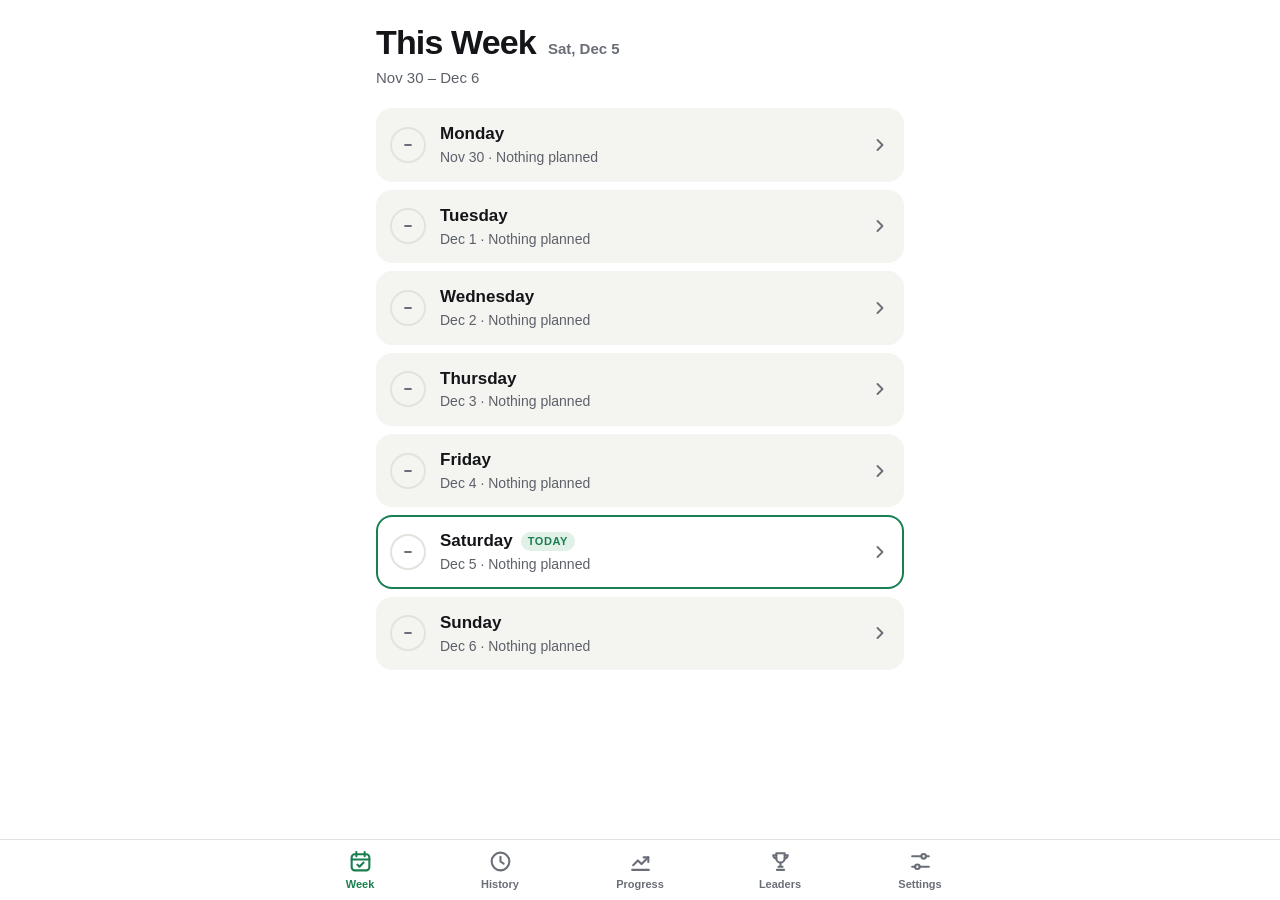
<file: index.html>
<!DOCTYPE html>
<html lang="en">
<head>
<meta charset="UTF-8">
<meta name="viewport" content="width=device-width, initial-scale=1, viewport-fit=cover">
<meta name="color-scheme" content="light dark">
<meta name="theme-color" content="#FFFFFF">
<script>
  // Apply the saved theme before anything is drawn, so the screen never flashes the wrong colors.
  try{
    var t = JSON.parse(localStorage.getItem('wt_settings') || '{}').theme;
    if(t === 'dark' || t === 'light') document.documentElement.dataset.theme = t;
  }catch(e){}
</script>
<meta name="apple-mobile-web-app-capable" content="yes">
<meta name="mobile-web-app-capable" content="yes">
<meta name="apple-mobile-web-app-status-bar-style" content="default">
<meta name="apple-mobile-web-app-title" content="Workouts">
<link rel="apple-touch-icon" href="logo-180.png">
<link rel="icon" type="image/png" sizes="32x32" href="logo-32.png">
<link rel="manifest" href="manifest.json">
<link rel="stylesheet" href="app.css">
<title>Workout Tracker</title>
</head>
<body>

<main id="app">

  <!-- Week -->
  <section class="screen active" id="screen-week">
    <header class="page-head">
      <div class="head-inline">
        <h1 class="large-title">This Week</h1>
        <span class="head-date" id="week-date"></span>
      </div>
      <p class="page-sub" id="week-range"></p>
    </header>
    <div class="day-list" id="week-days"></div>
  </section>

  <!-- Day -->
  <section class="screen" id="screen-day">
    <header class="page-head">
      <p class="eyebrow" id="day-eyebrow"></p>
      <h1 class="large-title" id="day-title"></h1>
      <button class="name-chip" id="day-name-btn" onclick="editDayName()"></button>
    </header>
    <label class="toggle-card">
      <span class="toggle-text">
        <span class="toggle-title">Rest day</span>
      </span>
      <span class="switch switch-rest">
        <input type="checkbox" id="rest-toggle" onchange="toggleRest()">
        <span class="track"></span>
      </span>
    </label>
    <div id="exercise-list"></div>
    <div class="add-row" id="add-row">
      <button class="add-tile" onclick="openAddExercise()">
        <svg viewBox="0 0 24 24" fill="none" stroke="currentColor" stroke-width="2.2" stroke-linecap="round" aria-hidden="true"><path d="M12 5v14M5 12h14"/></svg>
        Add exercise
      </button>
      <button class="add-tile" id="copy-btn" onclick="openCopyWorkout()">
        <svg viewBox="0 0 24 24" fill="none" stroke="currentColor" stroke-width="2" stroke-linecap="round" stroke-linejoin="round" aria-hidden="true"><rect x="8" y="8" width="12" height="12" rx="2.5"/><path d="M16 8V6a2 2 0 0 0-2-2H6a2 2 0 0 0-2 2v8a2 2 0 0 0 2 2h2"/></svg>
        Reuse a workout
      </button>
    </div>
  </section>

  <!-- Add / edit exercise -->
  <section class="screen" id="screen-edit">
    <div class="nav-bar">
      <button class="nav-back" onclick="closeEdit()">
        <svg viewBox="0 0 24 24" fill="none" stroke="currentColor" stroke-width="2.4" stroke-linecap="round" stroke-linejoin="round" aria-hidden="true"><path d="M15 6l-6 6 6 6"/></svg>
        Cancel
      </button>
    </div>
    <header class="page-head">
      <p class="eyebrow" id="edit-eyebrow"></p>
      <h1 class="large-title" id="edit-title">New exercise</h1>
    </header>

    <div class="form-card">
      <label class="field">
        <span class="field-label">Name</span>
        <input class="field-in" id="edit-name" placeholder="e.g. Bench press" autocomplete="off" autocapitalize="words"
               enterkeyhint="done" role="combobox" aria-autocomplete="list" aria-controls="name-suggest" aria-expanded="false">
      </label>
      <div class="suggest" id="name-suggest" role="listbox" aria-label="Suggested exercises" hidden></div>
    </div>

    <div class="form-card">
      <div class="step-row">
        <span class="step-text"><span class="step-label">Sets</span></span>
        <div class="stepper">
          <button onclick="step('edit-sets',-1)" aria-label="Fewer sets"><svg viewBox="0 0 24 24" fill="none" stroke="currentColor" stroke-width="2.4" stroke-linecap="round" aria-hidden="true"><path d="M6 12h12"/></svg></button>
          <input id="edit-sets" inputmode="numeric" pattern="[0-9]*" data-min="1" data-max="20" data-step="1" aria-label="Sets">
          <button onclick="step('edit-sets',1)" aria-label="More sets"><svg viewBox="0 0 24 24" fill="none" stroke="currentColor" stroke-width="2.4" stroke-linecap="round" aria-hidden="true"><path d="M12 6v12M6 12h12"/></svg></button>
        </div>
      </div>
      <div class="step-row">
        <span class="step-text"><span class="step-label">Reps</span></span>
        <div class="stepper">
          <button onclick="step('edit-reps',-1)" aria-label="Fewer reps"><svg viewBox="0 0 24 24" fill="none" stroke="currentColor" stroke-width="2.4" stroke-linecap="round" aria-hidden="true"><path d="M6 12h12"/></svg></button>
          <input id="edit-reps" inputmode="numeric" pattern="[0-9]*" data-min="0" data-max="999" data-step="1" aria-label="Reps">
          <button onclick="step('edit-reps',1)" aria-label="More reps"><svg viewBox="0 0 24 24" fill="none" stroke="currentColor" stroke-width="2.4" stroke-linecap="round" aria-hidden="true"><path d="M12 6v12M6 12h12"/></svg></button>
        </div>
      </div>
      <div class="step-row">
        <span class="step-text">
          <span class="step-label">Weight (lb)</span>
          <span class="step-hint">Optional. Fills in every set</span>
        </span>
        <div class="stepper">
          <button onclick="step('edit-weight',-1)" aria-label="Less weight"><svg viewBox="0 0 24 24" fill="none" stroke="currentColor" stroke-width="2.4" stroke-linecap="round" aria-hidden="true"><path d="M6 12h12"/></svg></button>
          <input id="edit-weight" inputmode="decimal" placeholder="0" data-min="0" data-max="2000" data-step="5" data-decimal="1" aria-label="Weight in pounds">
          <button onclick="step('edit-weight',1)" aria-label="More weight"><svg viewBox="0 0 24 24" fill="none" stroke="currentColor" stroke-width="2.4" stroke-linecap="round" aria-hidden="true"><path d="M12 6v12M6 12h12"/></svg></button>
        </div>
      </div>
      <div class="step-row">
        <span class="step-text">
          <span class="step-label">Hold time (sec)</span>
          <span class="step-hint">For planks and holds. 0 = off</span>
        </span>
        <div class="stepper">
          <button onclick="step('edit-time',-1)" aria-label="Less time"><svg viewBox="0 0 24 24" fill="none" stroke="currentColor" stroke-width="2.4" stroke-linecap="round" aria-hidden="true"><path d="M6 12h12"/></svg></button>
          <input id="edit-time" inputmode="numeric" pattern="[0-9]*" data-min="0" data-max="3600" data-step="5" aria-label="Hold time in seconds">
          <button onclick="step('edit-time',1)" aria-label="More time"><svg viewBox="0 0 24 24" fill="none" stroke="currentColor" stroke-width="2.4" stroke-linecap="round" aria-hidden="true"><path d="M12 6v12M6 12h12"/></svg></button>
        </div>
      </div>
      <div class="step-row">
        <span class="step-text">
          <span class="step-label">Rest between sets</span>
          <span class="step-hint">Seconds. Starts after each set</span>
        </span>
        <div class="stepper">
          <button onclick="step('edit-rest',-1)" aria-label="Less rest"><svg viewBox="0 0 24 24" fill="none" stroke="currentColor" stroke-width="2.4" stroke-linecap="round" aria-hidden="true"><path d="M6 12h12"/></svg></button>
          <input id="edit-rest" inputmode="numeric" pattern="[0-9]*" data-min="0" data-max="900" data-step="15" aria-label="Rest in seconds">
          <button onclick="step('edit-rest',1)" aria-label="More rest"><svg viewBox="0 0 24 24" fill="none" stroke="currentColor" stroke-width="2.4" stroke-linecap="round" aria-hidden="true"><path d="M12 6v12M6 12h12"/></svg></button>
        </div>
      </div>
    </div>

    <div class="form-card" id="edit-videos"></div>

    <button class="btn btn-ghost-danger" id="edit-delete" onclick="deleteExercise()">Delete exercise</button>
  </section>

  <!-- History -->
  <section class="screen" id="screen-history">
    <header class="page-head">
      <h1 class="large-title">History</h1>
    </header>
    <div class="stats" id="hist-stats"></div>
    <div class="cal-card">
      <div class="cal-head">
        <span class="cal-title" id="cal-title"></span>
        <div class="cal-nav">
          <button id="cal-prev" onclick="shiftMonth(-1)" aria-label="Previous month"><svg viewBox="0 0 24 24" fill="none" stroke="currentColor" stroke-width="2.4" stroke-linecap="round" stroke-linejoin="round" aria-hidden="true"><path d="M15 6l-6 6 6 6"/></svg></button>
          <button id="cal-next" onclick="shiftMonth(1)" aria-label="Next month"><svg viewBox="0 0 24 24" fill="none" stroke="currentColor" stroke-width="2.4" stroke-linecap="round" stroke-linejoin="round" aria-hidden="true"><path d="M9 6l6 6-6 6"/></svg></button>
        </div>
      </div>
      <div id="cal-body"></div>
      <div class="legend">
        <span><i class="lg-done"></i>Done</span>
        <span><i class="lg-partial"></i>Partly done</span>
        <span><i class="lg-missed"></i>Missed</span>
        <span><i class="lg-rest"></i>Rest</span>
      </div>
    </div>
    <div id="hist-detail"></div>
  </section>

  <!-- Progress -->
  <section class="screen" id="screen-progress">
    <header class="page-head">
      <h1 class="large-title">Progress</h1>
    </header>
    <div id="prog-list"></div>
  </section>

  <section class="screen" id="screen-progress-detail">
    <div class="nav-bar">
      <button class="nav-back" onclick="goProgress()">
        <svg viewBox="0 0 24 24" fill="none" stroke="currentColor" stroke-width="2.4" stroke-linecap="round" stroke-linejoin="round" aria-hidden="true"><path d="M15 6l-6 6 6 6"/></svg>
        Progress
      </button>
    </div>
    <header class="page-head">
      <h1 class="large-title" id="pd-title"></h1>
      <p class="page-sub" id="pd-sub"></p>
    </header>
    <div class="seg" id="pd-seg"></div>
    <div class="chart-card">
      <p class="chart-title" id="pd-chart-title"></p>
      <div class="chart" id="pd-chart"></div>
    </div>
    <p class="section-label">Personal records</p>
    <div class="pr-grid" id="pd-prs"></div>
    <p class="section-label">Sessions</p>
    <div id="pd-sessions"></div>
  </section>

  <!-- Leaderboard -->
  <section class="screen" id="screen-leaders">
    <header class="page-head">
      <p class="eyebrow" id="lb-about"></p>
      <h1 class="large-title">Leaderboard</h1>
    </header>
    <div class="join-card" id="lb-join" hidden>
      <p class="join-title">Join the leaderboard</p>
      <p class="join-text">Pick a nickname. Others only see it and your totals, never your workouts.</p>
      <button class="btn" onclick="joinLeaderboard()">Join with a nickname</button>
    </div>
    <div class="seg" id="lb-seg"></div>
    <div id="lb-list"></div>
    <p class="lb-gap" id="lb-gap"></p>
  </section>

  <!-- Settings -->
  <section class="screen" id="screen-settings">
    <header class="page-head">
      <h1 class="large-title">Settings</h1>
    </header>

    <p class="section-label">Appearance</p>
    <div class="list-card">
      <label class="list-row">
        <span class="list-icon"><svg viewBox="0 0 24 24" fill="none" stroke="currentColor" stroke-width="2" stroke-linecap="round" stroke-linejoin="round" aria-hidden="true"><path d="M19.5 14.5A7.5 7.5 0 0 1 9.5 4.5a7.5 7.5 0 1 0 10 10z"/></svg></span>
        <span class="list-text">
          <span class="list-title">Dark mode</span>
        </span>
        <span class="switch">
          <input type="checkbox" id="dark-toggle" onchange="setTheme(this.checked ? 'dark' : 'light')">
          <span class="track"></span>
        </span>
      </label>
    </div>

    <p class="section-label">Rest alerts</p>
    <div class="list-card">
      <label class="list-row" id="push-row">
        <span class="list-icon"><svg viewBox="0 0 24 24" fill="none" stroke="currentColor" stroke-width="2" stroke-linecap="round" stroke-linejoin="round" aria-hidden="true"><path d="M6 16.5V11a6 6 0 0 1 12 0v5.5l1.5 1.5h-15z"/><path d="M10 20.5a2 2 0 0 0 4 0"/></svg></span>
        <span class="list-text">
          <span class="list-title">Alert when rest is over</span>
          <span class="list-sub" id="push-sub"></span>
        </span>
        <span class="switch">
          <input type="checkbox" id="push-toggle" onchange="onPushToggle(this)">
          <span class="track"></span>
        </span>
      </label>
    </div>

    <p class="section-label">Leaderboard</p>
    <div class="list-card">
      <label class="list-row">
        <span class="list-icon"><svg viewBox="0 0 24 24" fill="none" stroke="currentColor" stroke-width="2" stroke-linecap="round" stroke-linejoin="round" aria-hidden="true"><path d="M8 4h8v5a4 4 0 0 1-8 0z"/><path d="M8 6H5a3 3 0 0 0 3 3M16 6h3a3 3 0 0 1-3 3M12 13v4M8.5 20h7M10 17h4"/></svg></span>
        <span class="list-text">
          <span class="list-title">Show me on the leaderboard</span>
          <span class="list-sub" id="lb-sub"></span>
        </span>
        <span class="switch">
          <input type="checkbox" id="lb-toggle" onchange="onLbToggle(this)">
          <span class="track"></span>
        </span>
      </label>
      <button class="list-row" id="lb-name-row" onclick="editNickname()" hidden>
        <span class="list-icon"><svg viewBox="0 0 24 24" fill="none" stroke="currentColor" stroke-width="2" stroke-linecap="round" stroke-linejoin="round" aria-hidden="true"><circle cx="12" cy="8.5" r="3.5"/><path d="M5 20a7 7 0 0 1 14 0"/></svg></span>
        <span class="list-text">
          <span class="list-title">Nickname</span>
          <span class="list-sub" id="lb-name"></span>
        </span>
        <span class="chev"><svg viewBox="0 0 24 24" fill="none" stroke="currentColor" stroke-width="2.2" stroke-linecap="round" stroke-linejoin="round" aria-hidden="true"><path d="M9 6l6 6-6 6"/></svg></span>
      </button>
    </div>

    <p class="section-label">Past workouts</p>
    <div class="list-card">
      <button class="list-row" id="bf-row" onclick="openPastEditor()">
        <span class="list-icon" id="bf-icon"></span>
        <span class="list-text">
          <span class="list-title">Edit past workouts</span>
          <span class="list-sub" id="bf-sub"></span>
        </span>
        <span class="chev"><svg viewBox="0 0 24 24" fill="none" stroke="currentColor" stroke-width="2.2" stroke-linecap="round" stroke-linejoin="round" aria-hidden="true"><path d="M9 6l6 6-6 6"/></svg></span>
      </button>
    </div>

    <p class="section-label">Backup</p>
    <div class="list-card">
      <button class="list-row" onclick="exportBackup()">
        <span class="list-icon"><svg viewBox="0 0 24 24" fill="none" stroke="currentColor" stroke-width="2" stroke-linecap="round" stroke-linejoin="round" aria-hidden="true"><path d="M12 4v11M7 10l5 5 5-5M5 20h14"/></svg></span>
        <span class="list-text">
          <span class="list-title">Save a backup</span>
          <span class="list-sub">Keep a copy in Files or iCloud Drive</span>
        </span>
      </button>
      <label class="list-row">
        <span class="list-icon"><svg viewBox="0 0 24 24" fill="none" stroke="currentColor" stroke-width="2" stroke-linecap="round" stroke-linejoin="round" aria-hidden="true"><rect x="3" y="6" width="13" height="12" rx="2.5"/><path d="M16 10.5l5-3v9l-5-3"/></svg></span>
        <span class="list-text">
          <span class="list-title">Include form videos</span>
          <span class="list-sub" id="backup-videos-sub"></span>
        </span>
        <span class="switch">
          <input type="checkbox" id="backup-videos" checked>
          <span class="track"></span>
        </span>
      </label>
      <button class="list-row" onclick="$('restore-input').click()">
        <span class="list-icon"><svg viewBox="0 0 24 24" fill="none" stroke="currentColor" stroke-width="2" stroke-linecap="round" stroke-linejoin="round" aria-hidden="true"><path d="M12 15V4M7 9l5-5 5 5M5 20h14"/></svg></span>
        <span class="list-text">
          <span class="list-title">Restore from backup</span>
          <span class="list-sub">Replaces the data on this phone</span>
        </span>
      </button>
    </div>

    <p class="section-label">Storage</p>
    <div class="list-card">
      <div class="list-row">
        <span class="list-icon"><svg viewBox="0 0 24 24" fill="none" stroke="currentColor" stroke-width="2" stroke-linecap="round" stroke-linejoin="round" aria-hidden="true"><path d="M7 4h10l3 4v10a2 2 0 0 1-2 2H6a2 2 0 0 1-2-2V8z"/><path d="M8 4v4h8V4"/></svg></span>
        <span class="list-text">
          <span class="list-title">Form videos</span>
          <span class="list-sub" id="video-usage"></span>
        </span>
      </div>
    </div>

    <p class="foot-note">Workout Tracker 3.0</p>
  </section>

  <!-- Past workouts (password, 10 minutes) -->
  <section class="screen" id="screen-backfill">
    <div class="nav-bar">
      <button class="nav-back" onclick="goSettings()">
        <svg viewBox="0 0 24 24" fill="none" stroke="currentColor" stroke-width="2.4" stroke-linecap="round" stroke-linejoin="round" aria-hidden="true"><path d="M15 6l-6 6 6 6"/></svg>
        Settings
      </button>
    </div>
    <header class="page-head">
      <p class="eyebrow" id="past-left"></p>
      <h1 class="large-title">Past workouts</h1>
      <p class="page-sub">Tap any day to add or edit its workout.</p>
    </header>
    <div id="bf-months"></div>
  </section>

</main>

<!-- Bottom dock: rest timer + either the tab bar or the screen's main button -->
<div class="dock" id="dock">
  <div class="rest-bar" id="rest-bar" hidden>
    <div class="rest-fill" id="rest-fill"></div>
    <div class="rest-info">
      <span class="rest-label">Rest</span>
      <span class="rest-name" id="rest-name"></span>
    </div>
    <span class="rest-time" id="rest-time">0:00</span>
    <button class="rest-btn" onclick="addRest(-15)" aria-label="15 seconds less">−15s</button>
    <button class="rest-btn" onclick="skipRest()">Skip</button>
  </div>
  <div class="dock-action" id="dock-action" hidden>
    <button class="btn btn-primary" id="dock-btn"></button>
  </div>
  <nav class="tabbar" id="tabbar" aria-label="Main">
    <button class="tab" data-tab="week" onclick="goWeek()">
      <svg viewBox="0 0 24 24" fill="none" stroke="currentColor" stroke-width="2" stroke-linecap="round" stroke-linejoin="round" aria-hidden="true"><rect x="3.5" y="5" width="17" height="15.5" rx="3"/><path d="M3.5 10h17M8 3v4M16 3v4"/><path d="M9 15l2 2 4-4"/></svg>
      <span>Week</span>
    </button>
    <button class="tab" data-tab="history" onclick="goHistory()">
      <svg viewBox="0 0 24 24" fill="none" stroke="currentColor" stroke-width="2" stroke-linecap="round" stroke-linejoin="round" aria-hidden="true"><circle cx="12" cy="12" r="8.5"/><path d="M12 7.5V12l3 2"/></svg>
      <span>History</span>
    </button>
    <button class="tab" data-tab="progress" onclick="goProgress()">
      <svg viewBox="0 0 24 24" fill="none" stroke="currentColor" stroke-width="2" stroke-linecap="round" stroke-linejoin="round" aria-hidden="true"><path d="M4 20h16"/><path d="M5 15.5l4.5-4.5 3.5 3.5L19.5 8"/><path d="M15 8h4.5v4.5"/></svg>
      <span>Progress</span>
    </button>
    <button class="tab" data-tab="leaders" onclick="goLeaders()">
      <svg viewBox="0 0 24 24" fill="none" stroke="currentColor" stroke-width="2" stroke-linecap="round" stroke-linejoin="round" aria-hidden="true"><path d="M8 4h8v5a4 4 0 0 1-8 0z"/><path d="M8 6H5a3 3 0 0 0 3 3M16 6h3a3 3 0 0 1-3 3M12 13v4M8.5 20h7M10 17h4"/></svg>
      <span>Leaders</span>
    </button>
    <button class="tab" data-tab="settings" onclick="goSettings()">
      <svg viewBox="0 0 24 24" fill="none" stroke="currentColor" stroke-width="2" stroke-linecap="round" stroke-linejoin="round" aria-hidden="true"><path d="M4 7h9M17 7h3M4 17h3M11 17h9"/><circle cx="15" cy="7" r="2.2"/><circle cx="9" cy="17" r="2.2"/></svg>
      <span>Settings</span>
    </button>
  </nav>
</div>

<!-- Form video player -->
<div class="viewer" id="viewer" hidden>
  <div class="viewer-top">
    <div class="viewer-heading">
      <p class="viewer-eyebrow">Form</p>
      <h2 class="viewer-title" id="viewer-title"></h2>
    </div>
    <button class="viewer-close" onclick="closeViewer()" aria-label="Close video">
      <svg viewBox="0 0 24 24" fill="none" stroke="currentColor" stroke-width="2.4" stroke-linecap="round" aria-hidden="true"><path d="M7 7l10 10M17 7L7 17"/></svg>
    </button>
  </div>
  <video id="viewer-video" playsinline controls loop></video>
  <div class="viewer-clips" id="viewer-clips"></div>
</div>

<div class="toast" id="toast" role="status" aria-live="polite"></div>

<input type="file" id="video-input" accept="video/*" multiple hidden>
<input type="file" id="restore-input" hidden>

<script src="exercises.js"></script>
<script src="app.js"></script>
</body>
</html>
</file>
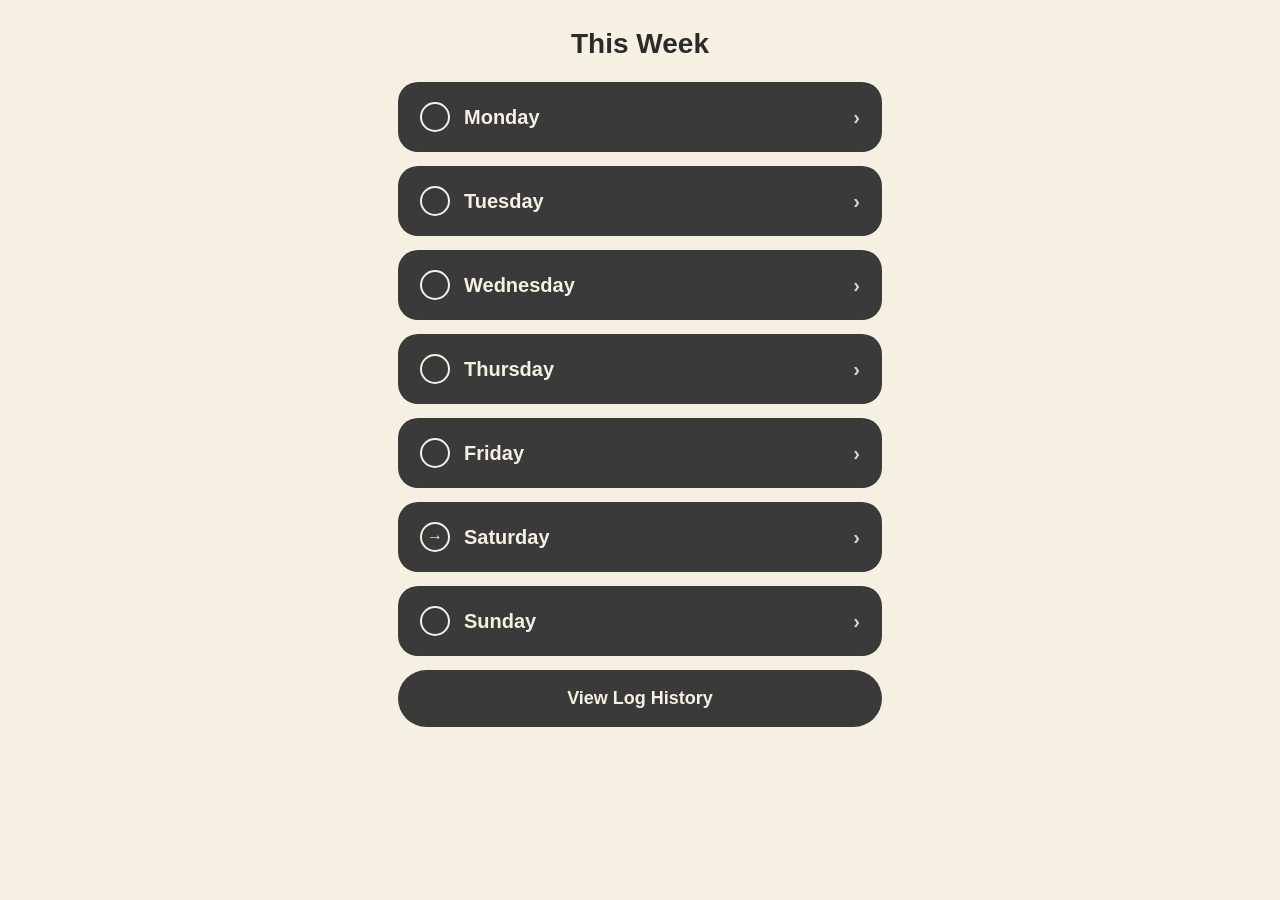
<file: index (5).html>
<!DOCTYPE html>
<html lang="en">
<head>
<meta charset="UTF-8">
<meta name="viewport" content="width=device-width, initial-scale=1, viewport-fit=cover, maximum-scale=1">
<meta name="apple-mobile-web-app-capable" content="yes">
<meta name="apple-mobile-web-app-status-bar-style" content="black-translucent">
<meta name="apple-mobile-web-app-title" content="Workouts">
<meta name="theme-color" content="#F5F0E1">
<link rel="apple-touch-icon" href="icon-192.png">
<link rel="manifest" href="manifest.json">
<title>Workout Tracker</title>
<style>
  :root{
    --bg:#F5F0E1;
    --dark:#3A3A3A;
    --green:#6B9E5E;
    --green-dark:#4F7A45;
    --red:#D9645A;
    --red-dark:#B94D45;
    --yellow:#E4C158;
    --yellow-dark:#C7A53E;
    --blue:#5B8FB9;
    --blue-dark:#48719A;
    --text-on-dark:#F5F0E1;
  }
  *{box-sizing:border-box; -webkit-tap-highlight-color:transparent;}
  html,body{margin:0;padding:0;background:var(--bg);font-family:-apple-system,BlinkMacSystemFont,"Segoe UI",Roboto,sans-serif;color:#2b2b2b;}
  body{padding-bottom:env(safe-area-inset-bottom); padding-top:env(safe-area-inset-top);}
  .screen{display:none; max-width:520px; margin:0 auto; padding:20px 18px 40px;}
  .screen.active{display:block;}
  h1.title{text-align:center; font-size:28px; font-weight:600; margin:8px 0 22px;}
  .row{
    display:flex; align-items:center; justify-content:space-between;
    background:var(--dark); color:var(--text-on-dark);
    border-radius:20px; padding:20px 22px; margin-bottom:14px;
    cursor:pointer; user-select:none; border:none; width:100%; text-align:left;
    font-size:20px; font-weight:600;
  }
  .row.green{background:var(--green);}
  .row.red{background:var(--red);}
  .row.yellow{background:var(--yellow); color:#2b2b2b;}
  .row.blue{background:var(--blue);}
  .row-left{display:flex; align-items:center; gap:14px;}
  .row-icon{
    width:30px; height:30px; border-radius:50%; border:2px solid currentColor;
    display:flex; align-items:center; justify-content:center; flex-shrink:0; font-size:16px;
  }
  .chevron{opacity:0.85; font-size:20px;}
  .btn{
    display:block; width:100%; text-align:center; padding:18px; border-radius:30px;
    border:none; font-size:18px; font-weight:600; margin-bottom:14px; cursor:pointer;
  }
  .btn-primary{background:var(--green); color:white;}
  .btn-dark{background:var(--dark); color:var(--text-on-dark);}
  .btn-danger{background:var(--red); color:white;}
  .btn-outline{background:transparent; border:2px dashed #999; color:#555;}
  .exercise-card{background:var(--dark); color:var(--text-on-dark); border-radius:18px; padding:16px 18px; margin-bottom:12px;}
  .exercise-top{display:flex; justify-content:space-between; align-items:flex-start; margin-bottom:12px;}
  .exercise-name{font-size:19px; font-weight:600; cursor:pointer;}
  .exercise-meta{font-size:14px; opacity:0.85; text-align:right;}
  .sets-row{display:flex; gap:8px; flex-wrap:wrap;}
  .set-box{
    width:38px; height:38px; border-radius:10px; border:2px solid #8fd18a;
    display:flex; align-items:center; justify-content:center; cursor:pointer; flex-shrink:0;
  }
  .set-box.checked{background:#8fd18a; color:#1c3a17; font-weight:700;}
  .set-box svg{width:20px; height:20px;}
  .del-x{background:none; border:none; color:#e8a; font-size:13px; opacity:0.7; cursor:pointer; padding:2px 4px;}
  label.field-label{display:block; font-size:16px; margin:16px 0 8px; font-weight:500;}
  input.field-input{
    width:100%; padding:14px 16px; border-radius:16px; border:none; background:var(--dark);
    color:white; font-size:17px;
  }
  input.field-input::placeholder{color:#aaa;}
  .stepper{display:flex; align-items:center; background:var(--dark); border-radius:16px; overflow:hidden;}
  .stepper button{background:#555; color:white; border:none; width:50px; height:52px; font-size:22px; cursor:pointer;}
  .stepper input{flex:1; text-align:center; background:transparent; border:none; color:white; font-size:20px; font-weight:700; -moz-appearance:textfield;}
  .stepper input::-webkit-outer-spin-button, .stepper input::-webkit-inner-spin-button{-webkit-appearance:none; margin:0;}
  .toggle-row{display:flex; align-items:center; justify-content:space-between; background:var(--dark); color:white; border-radius:16px; padding:14px 18px; margin-bottom:16px;}
  .switch{position:relative; width:50px; height:28px;}
  .switch input{opacity:0; width:0; height:0;}
  .slider{position:absolute; cursor:pointer; inset:0; background:#666; border-radius:28px; transition:0.2s;}
  .slider:before{position:absolute; content:""; height:22px; width:22px; left:3px; top:3px; background:white; border-radius:50%; transition:0.2s;}
  input:checked + .slider{background:var(--blue);}
  input:checked + .slider:before{transform:translateX(22px);}
  .hist-row{background:var(--dark); color:var(--text-on-dark); border-radius:18px; margin-bottom:12px; overflow:hidden;}
  .hist-row.green{background:var(--green);}
  .hist-row.red{background:var(--red);}
  .hist-row.yellow{background:var(--yellow); color:#2b2b2b;}
  .hist-row.blue{background:var(--blue);}
  .hist-head{display:flex; justify-content:space-between; align-items:center; padding:18px 20px; cursor:pointer; font-size:19px; font-weight:600;}
  .hist-body{padding:0 22px 16px; font-size:15px; display:none;}
  .hist-body.open{display:block;}
  .hist-ex-line{display:flex; justify-content:space-between; padding:4px 0;}
  .empty-note{text-align:center; color:#888; margin:30px 0; font-size:15px;}
  .back-link{background:none;border:none;color:#555;font-size:16px;margin-bottom:14px;cursor:pointer;padding:6px 0;}
  .note-btn{background:none; border:none; color:#9fd6ff; font-size:13px; opacity:0.9; cursor:pointer; padding:2px 4px;}
  .note-preview{font-size:13px; opacity:0.85; margin-top:8px; color:#cde;}
  .rest-timer{display:none; margin-top:10px; background:#2a2a2a; border-radius:10px; padding:8px 12px; font-size:14px; color:#ffd479; font-weight:600;}
  .modal-overlay{display:none; position:fixed; inset:0; background:rgba(0,0,0,0.55); z-index:100; align-items:center; justify-content:center; padding:20px;}
  .modal-overlay.open{display:flex;}
  .modal-box{background:var(--bg); border-radius:20px; padding:22px; width:100%; max-width:360px;}
  .modal-box h3{margin:0 0 14px; font-size:19px;}
  .rest-toast{
    position:fixed; left:50%; bottom:calc(env(safe-area-inset-bottom,0px) + 24px);
    transform:translateX(-50%) translateY(20px); background:var(--dark); color:white;
    padding:14px 22px; border-radius:30px; font-size:15px; font-weight:600;
    box-shadow:0 6px 20px rgba(0,0,0,0.3); opacity:0; pointer-events:none;
    transition:opacity 0.25s, transform 0.25s; z-index:200; max-width:88%; text-align:center;
  }
  .rest-toast.show{opacity:1; transform:translateX(-50%) translateY(0);}
</style>
</head>
<body>

<div id="app">

  <div class="screen active" id="screen-home">
    <h1 class="title">This Week</h1>
    <div id="home-rows"></div>
    <button class="btn btn-dark" onclick="goHistory()">View Log History</button>
  </div>

  <div class="screen" id="screen-day">
    <h1 class="title" id="day-title">Day</h1>
    <div class="toggle-row">
      <span>Rest day</span>
      <label class="switch">
        <input type="checkbox" id="rest-toggle" onchange="toggleRest()">
        <span class="slider"></span>
      </label>
    </div>
    <div id="exercise-list"></div>
    <div id="add-exercise-prompt" class="btn btn-outline" onclick="goAdd()">
      <div style="font-size:26px;">+</div>
      <div>Add specific exercises</div>
    </div>
    <div style="height:18px;"></div>
    <button class="btn btn-primary" onclick="saveProgress()">Save All Progress</button>
    <button class="btn btn-dark" onclick="goHome()">Back to main screen</button>
  </div>

  <div class="screen" id="screen-add">
    <h1 class="title" id="add-title">Add New Exercise</h1>
    <label class="field-label">Workout Name:</label>
    <input class="field-input" id="add-name" placeholder="e.g. Push ups">

    <label class="field-label">Sets</label>
    <div class="stepper">
      <button onclick="step('add-sets',-1,1)">-</button>
      <input class="field-input" id="add-sets" type="number" value="3" min="1">
      <button onclick="step('add-sets',1,1)">+</button>
    </div>

    <label class="field-label">Reps</label>
    <div class="stepper">
      <button onclick="step('add-reps',-1,0)">-</button>
      <input class="field-input" id="add-reps" type="number" value="10" min="0">
      <button onclick="step('add-reps',1,0)">+</button>
    </div>

    <label class="field-label">Time in seconds (optional)</label>
    <div class="stepper">
      <button onclick="step('add-time',-5,0)">-</button>
      <input class="field-input" id="add-time" type="number" value="0" min="0">
      <button onclick="step('add-time',5,0)">+</button>
    </div>

    <label class="field-label">Rest between sets (seconds)</label>
    <div class="stepper">
      <button onclick="step('add-rest',-5,0)">-</button>
      <input class="field-input" id="add-rest" type="number" value="60" min="0">
      <button onclick="step('add-rest',5,0)">+</button>
    </div>

    <div style="height:10px;"></div>
    <button class="btn btn-primary" onclick="submitExercise()">Add exercise</button>
    <button class="btn btn-danger" id="add-delete-btn" style="display:none;" onclick="deleteExercise()">Delete exercise</button>
    <button class="btn btn-dark" onclick="cancelAdd()">Cancel</button>
  </div>

  <div class="screen" id="screen-history">
    <h1 class="title">Log History</h1>
    <div id="history-rows"></div>
    <div id="history-empty" class="empty-note" style="display:none;">No workouts logged yet.</div>
    <button class="btn btn-dark" onclick="goHome()">Back to main screen</button>
  </div>

</div>

<div class="modal-overlay" id="note-modal">
  <div class="modal-box">
    <h3>Log Weight & Reps</h3>
    <label class="field-label">Weight used</label>
    <input class="field-input" id="note-weight" placeholder="e.g. 135 lbs">
    <label class="field-label">Reps completed</label>
    <input class="field-input" id="note-reps" placeholder="e.g. 10, 8, 6">
    <div style="height:14px;"></div>
    <button class="btn btn-primary" onclick="saveNote()">Save</button>
    <button class="btn btn-dark" onclick="closeNoteModal()">Cancel</button>
  </div>
</div>

<script>
const DAYS = ['Monday','Tuesday','Wednesday','Thursday','Friday','Saturday','Sunday'];
const HISTORY_DAYS_KEEP = 35;

function loadJSON(key, fallback){
  try{ const v = localStorage.getItem(key); return v ? JSON.parse(v) : fallback; }
  catch(e){ return fallback; }
}
function saveJSON(key, val){ localStorage.setItem(key, JSON.stringify(val)); }

function getPlan(){ return loadJSON('wt_plan', {}); }
function savePlan(p){ saveJSON('wt_plan', p); }
function getRest(){ return loadJSON('wt_rest', {}); }
function saveRest(r){ saveJSON('wt_rest', r); }

function dateKey(d){
  return d.getFullYear()+'-'+String(d.getMonth()+1).padStart(2,'0')+'-'+String(d.getDate()).padStart(2,'0');
}
function displayDate(d){
  return (d.getMonth()+1)+'/'+d.getDate()+'/'+d.getFullYear();
}
function getLog(key){ return loadJSON('wt_log_'+key, null); }
function saveLog(key, data){ saveJSON('wt_log_'+key, data); }
function deleteLogKey(key){ localStorage.removeItem('wt_log_'+key); }

function pruneOldLogs(){
  const cutoff = new Date(); cutoff.setDate(cutoff.getDate() - HISTORY_DAYS_KEEP);
  for(let i=0;i<localStorage.length;i++){
    const k = localStorage.key(i);
    if(k && k.indexOf('wt_log_')===0){
      const ds = k.replace('wt_log_','');
      const d = new Date(ds+'T00:00:00');
      if(!isNaN(d) && d < cutoff){ localStorage.removeItem(k); i--; }
    }
  }
}

function startOfWeek(d){
  const day = d.getDay();
  const diff = (day===0? -6 : 1-day);
  const monday = new Date(d);
  monday.setDate(d.getDate()+diff);
  monday.setHours(0,0,0,0);
  return monday;
}

function getWeekDates(){
  const today = new Date(); today.setHours(0,0,0,0);
  const monday = startOfWeek(today);
  const out = [];
  for(let i=0;i<7;i++){
    const d = new Date(monday); d.setDate(monday.getDate()+i);
    out.push(d);
  }
  return out;
}

function newId(){ return 'ex_'+Date.now()+'_'+Math.floor(Math.random()*10000); }

function computeStatus(exercises){
  let total=0, done=0;
  exercises.forEach(ex=>{
    total += ex.sets;
    done += ex.completed.filter(Boolean).length;
  });
  if(total===0) return 'empty';
  if(done===0) return 'red';
  if(done>=total) return 'green';
  return 'yellow';
}

let currentDayIdx = null;
let currentDate = null;
let editingExerciseId = null;

function renderHome(){
  pruneOldLogs();
  const plan = getPlan();
  const rest = getRest();
  const weekDates = getWeekDates();
  const today = new Date(); today.setHours(0,0,0,0);
  const container = document.getElementById('home-rows');
  container.innerHTML = '';

  weekDates.forEach((d, idx)=>{
    const dayName = DAYS[idx];
    const key = dateKey(d);
    const log = getLog(key);
    const dayExercises = (plan[dayName]||[]);
    const isPast = d.getTime() < today.getTime();
    // Past days: only actually-logged rest counts. Today/future: recurring setting previews as rest.
    const isRest = isPast ? !!(log && log.isRest) : !!rest[dayName];

    let cls = 'dark';
    let icon = '';

    if(isRest){
      cls = 'blue'; icon = '&#8226;';
    } else if(d.getTime() === today.getTime()){
      cls = 'dark'; icon = '&rarr;';
    } else if(d.getTime() > today.getTime()){
      cls = 'dark'; icon = '';
    } else {
      if(dayExercises.length===0){
        cls='dark'; icon='';
      } else if(!log){
        cls='red'; icon='&#10005;';
      } else {
        const st = computeStatus(log.exercises);
        if(st==='green'){ cls='green'; icon='&#10003;'; }
        else if(st==='yellow'){ cls='yellow'; icon='!'; }
        else { cls='red'; icon='&#10005;'; }
      }
    }

    const btn = document.createElement('button');
    btn.className = 'row ' + cls;
    btn.onclick = ()=> goDay(idx);
    btn.innerHTML = `
      <div class="row-left">
        <div class="row-icon">${icon}</div>
        <span>${dayName}</span>
      </div>
      <span class="chevron">&#8250;</span>
    `;
    container.appendChild(btn);
  });
}

function goHome(){
  showScreen('screen-home');
  renderHome();
}

function goDay(idx){
  currentDayIdx = idx;
  const weekDates = getWeekDates();
  currentDate = weekDates[idx];
  showScreen('screen-day');
  renderDay();
}

function renderDay(){
  const dayName = DAYS[currentDayIdx];
  document.getElementById('day-title').textContent = dayName;

  const plan = getPlan();
  const key = dateKey(currentDate);
  let log = getLog(key);
  const templateExercises = plan[dayName] || [];

  if(!log){
    log = {
      day: dayName,
      isRest: false,
      exercises: templateExercises.map(ex=>({
        id: ex.id, name: ex.name, sets: ex.sets, reps: ex.reps, time: ex.time, restSeconds: ex.restSeconds||0,
        completed: new Array(ex.sets).fill(false), note: {weight:'', reps:''}
      }))
    };
  } else {
    if(typeof log.isRest === 'undefined') log.isRest = false;
    const logIds = log.exercises.map(e=>e.id);
    templateExercises.forEach(ex=>{
      if(!logIds.includes(ex.id)){
        log.exercises.push({id:ex.id, name:ex.name, sets:ex.sets, reps:ex.reps, time:ex.time, restSeconds: ex.restSeconds||0, completed:new Array(ex.sets).fill(false), note:{weight:'',reps:''}});
      }
    });
    log.exercises = log.exercises.filter(e=> templateExercises.some(t=>t.id===e.id));
    log.exercises.forEach(e=>{
      const t = templateExercises.find(x=>x.id===e.id);
      if(!e.note) e.note = {weight:'', reps:''};
      if(t){
        e.name=t.name; e.reps=t.reps; e.time=t.time; e.restSeconds = t.restSeconds||0;
        if(e.sets !== t.sets){
          const old = e.completed;
          e.completed = new Array(t.sets).fill(false).map((_,i)=> old[i] || false);
          e.sets = t.sets;
        }
      }
    });
  }

  window._currentLog = log;
  document.getElementById('rest-toggle').checked = !!log.isRest;

  renderExerciseList();
}

function buildExerciseCard(ex){
  const metaLabel = ex.time && ex.time>0 ? `${ex.time}s x ${ex.sets} sets` : `${ex.reps||0} reps x ${ex.sets} sets`;
  const card = document.createElement('div');
  card.className = 'exercise-card';
  let boxes = '';
  for(let i=0;i<ex.sets;i++){
    const checked = ex.completed[i];
    boxes += `<div class="set-box ${checked?'checked':''}" onclick="toggleSet('${ex.id}',${i})">
      ${checked ? '<svg viewBox="0 0 24 24" fill="none" stroke="currentColor" stroke-width="3"><polyline points="4,13 9,18 20,6"/></svg>' : ''}
    </div>`;
  }
  const note = ex.note || {weight:'',reps:''};
  const notePreview = (note.weight || note.reps)
    ? `<div class="note-preview">${note.weight ? escapeHtml(note.weight) : ''}${note.weight && note.reps ? ' &middot; ' : ''}${note.reps ? escapeHtml(note.reps)+' reps' : ''}</div>`
    : '';
  card.innerHTML = `
    <div class="exercise-top">
      <div class="exercise-name" onclick="editExercise('${ex.id}')">${escapeHtml(ex.name)}</div>
      <div class="exercise-meta">
        ${metaLabel}<br>
        <button class="del-x" onclick="event.stopPropagation(); editExercise('${ex.id}')">edit / remove</button>
        <button class="note-btn" onclick="event.stopPropagation(); openNote('${ex.id}')">+ note</button>
      </div>
    </div>
    <div class="sets-row">${boxes}</div>
    ${notePreview}
    <div class="rest-timer" id="timer-${ex.id}">Rest: <span></span>s</div>
  `;
  return card;
}

function renderExerciseList(){
  const list = document.getElementById('exercise-list');
  const log = window._currentLog;
  list.innerHTML = '';
  log.exercises.forEach(ex=>{
    list.appendChild(buildExerciseCard(ex));
    if(activeTimers[ex.id]) updateTimerDOM(ex.id, activeTimers[ex.id].remaining);
  });
}

let activeTimers = {};
let notifPermissionAsked = false;

function ensureNotifPermission(){
  if(notifPermissionAsked) return;
  notifPermissionAsked = true;
  if('Notification' in window && Notification.permission === 'default'){
    Notification.requestPermission();
  }
}

function toggleSet(exId, i){
  const log = window._currentLog;
  const ex = log.exercises.find(e=>e.id===exId);
  const wasChecked = ex.completed[i];
  ex.completed[i] = !wasChecked;
  if(!wasChecked && ex.completed[i] && ex.restSeconds > 0){
    ensureNotifPermission();
    startRestTimer(exId, ex.restSeconds, ex.name);
  }
  renderExerciseList();
}

function startRestTimer(exId, seconds, exName){
  if(activeTimers[exId]) clearInterval(activeTimers[exId].interval);
  let remaining = seconds;
  activeTimers[exId] = {interval:null, remaining};
  updateTimerDOM(exId, remaining);
  const interval = setInterval(()=>{
    remaining--;
    if(remaining<=0){
      clearInterval(interval);
      delete activeTimers[exId];
      updateTimerDOM(exId, 0, true);
      restTimerFinished(exName);
    } else {
      activeTimers[exId].remaining = remaining;
      updateTimerDOM(exId, remaining);
    }
  },1000);
  activeTimers[exId].interval = interval;
}

function restTimerFinished(exName){
  if('vibrate' in navigator){ navigator.vibrate([200,100,200,100,200]); }
  playBeep();
  showToast(`Rest done — ${exName}`);
  if('Notification' in window && Notification.permission === 'granted'){
    try{
      new Notification('Rest complete', { body: `${exName} — back to it`, icon: 'icon-192.png' });
    }catch(e){}
  }
}

function playBeep(){
  try{
    const ctx = new (window.AudioContext || window.webkitAudioContext)();
    [0, 0.18].forEach(delay=>{
      const osc = ctx.createOscillator();
      const gain = ctx.createGain();
      osc.type = 'sine';
      osc.frequency.value = 880;
      gain.gain.setValueAtTime(0.15, ctx.currentTime + delay);
      gain.gain.exponentialRampToValueAtTime(0.001, ctx.currentTime + delay + 0.15);
      osc.connect(gain); gain.connect(ctx.destination);
      osc.start(ctx.currentTime + delay);
      osc.stop(ctx.currentTime + delay + 0.16);
    });
  }catch(e){}
}

function showToast(msg){
  let toast = document.getElementById('rest-toast');
  if(!toast){
    toast = document.createElement('div');
    toast.id = 'rest-toast';
    toast.className = 'rest-toast';
    document.body.appendChild(toast);
  }
  toast.textContent = msg;
  toast.classList.add('show');
  clearTimeout(window._toastTimer);
  window._toastTimer = setTimeout(()=> toast.classList.remove('show'), 3500);
}

function updateTimerDOM(exId, remaining, finished){
  const el = document.getElementById('timer-'+exId);
  if(!el) return;
  if(finished){
    el.style.display='none';
  } else {
    el.style.display='block';
    el.querySelector('span').textContent = remaining;
  }
}

let editingNoteExId = null;
function openNote(exId){
  editingNoteExId = exId;
  const ex = window._currentLog.exercises.find(e=>e.id===exId);
  const note = ex.note || {weight:'',reps:''};
  document.getElementById('note-weight').value = note.weight || '';
  document.getElementById('note-reps').value = note.reps || '';
  document.getElementById('note-modal').classList.add('open');
}
function closeNoteModal(){
  document.getElementById('note-modal').classList.remove('open');
  editingNoteExId = null;
}
function saveNote(){
  if(!editingNoteExId) return;
  const ex = window._currentLog.exercises.find(e=>e.id===editingNoteExId);
  ex.note = {
    weight: document.getElementById('note-weight').value.trim(),
    reps: document.getElementById('note-reps').value.trim()
  };
  saveLog(dateKey(currentDate), window._currentLog);
  closeNoteModal();
  renderExerciseList();
}

function saveProgress(){
  const key = dateKey(currentDate);
  saveLog(key, window._currentLog);
  goHome();
}

function toggleRest(){
  const checked = document.getElementById('rest-toggle').checked;
  window._currentLog.isRest = checked;

  const dayName = DAYS[currentDayIdx];
  const rest = getRest();
  rest[dayName] = checked;
  saveRest(rest);

  const key = dateKey(currentDate);
  saveLog(key, window._currentLog);
}

function goAdd(){
  editingExerciseId = null;
  document.getElementById('add-title').textContent = 'Add New Exercise';
  document.getElementById('add-name').value = '';
  document.getElementById('add-sets').value = 3;
  document.getElementById('add-reps').value = 10;
  document.getElementById('add-time').value = 0;
  document.getElementById('add-rest').value = 60;
  document.getElementById('add-delete-btn').style.display = 'none';
  showScreen('screen-add');
}

function editExercise(exId){
  const plan = getPlan();
  const dayName = DAYS[currentDayIdx];
  const ex = (plan[dayName]||[]).find(e=>e.id===exId);
  if(!ex) return;
  editingExerciseId = exId;
  document.getElementById('add-title').textContent = 'Edit Exercise';
  document.getElementById('add-name').value = ex.name;
  document.getElementById('add-sets').value = ex.sets;
  document.getElementById('add-reps').value = ex.reps || 0;
  document.getElementById('add-time').value = ex.time || 0;
  document.getElementById('add-rest').value = ex.restSeconds || 0;
  document.getElementById('add-delete-btn').style.display = 'block';
  showScreen('screen-add');
}

function deleteExercise(){
  if(!editingExerciseId) return;
  const plan = getPlan();
  const dayName = DAYS[currentDayIdx];
  plan[dayName] = (plan[dayName]||[]).filter(e=>e.id!==editingExerciseId);
  savePlan(plan);
  showScreen('screen-day');
  renderDay();
}

function step(id, amt, min){
  const el = document.getElementById(id);
  let v = parseInt(el.value||'0',10) + amt;
  if(v<min) v=min;
  el.value = v;
}

function submitExercise(){
  const name = document.getElementById('add-name').value.trim();
  if(!name){ alert('Enter a workout name'); return; }
  const sets = Math.max(1, parseInt(document.getElementById('add-sets').value||'1',10));
  const reps = Math.max(0, parseInt(document.getElementById('add-reps').value||'0',10));
  const time = Math.max(0, parseInt(document.getElementById('add-time').value||'0',10));
  const restSeconds = Math.max(0, parseInt(document.getElementById('add-rest').value||'0',10));

  const plan = getPlan();
  const dayName = DAYS[currentDayIdx];
  if(!plan[dayName]) plan[dayName] = [];

  if(editingExerciseId){
    const ex = plan[dayName].find(e=>e.id===editingExerciseId);
    if(ex){ ex.name=name; ex.sets=sets; ex.reps=reps; ex.time=time; ex.restSeconds=restSeconds; }
  } else {
    plan[dayName].push({id:newId(), name, sets, reps, time, restSeconds});
  }
  savePlan(plan);
  showScreen('screen-day');
  renderDay();
}

function cancelAdd(){
  showScreen('screen-day');
  renderDay();
}

function goHistory(){
  showScreen('screen-history');
  renderHistory();
}

function renderHistory(){
  pruneOldLogs();
  const rest = getRest();
  const entries = [];
  for(let i=0;i<localStorage.length;i++){
    const k = localStorage.key(i);
    if(k && k.indexOf('wt_log_')===0){
      const ds = k.replace('wt_log_','');
      const log = getLog(ds);
      if(log) entries.push({date: ds, log});
    }
  }
  entries.sort((a,b)=> a.date < b.date ? 1 : -1);

  const container = document.getElementById('history-rows');
  const empty = document.getElementById('history-empty');
  container.innerHTML = '';
  if(entries.length===0){ empty.style.display='block'; return; }
  empty.style.display='none';

  entries.forEach((entry, idx)=>{
    const d = new Date(entry.date+'T00:00:00');
    const dayName = DAYS[(d.getDay()+6)%7];
    const isRest = !!entry.log.isRest;
    const st = isRest ? 'blue' : computeStatus(entry.log.exercises);
    const cls = st==='green'?'green':st==='yellow'?'yellow':st==='blue'?'blue':'red';

    const row = document.createElement('div');
    row.className = 'hist-row ' + cls;
    const bodyId = 'hist-body-'+idx;
    let exLines = '';
    entry.log.exercises.forEach(ex=>{
      const done = ex.completed.filter(Boolean).length;
      const label = ex.time && ex.time>0 ? `${ex.time}s` : `${ex.reps||0} reps`;
      const note = ex.note || {};
      const noteBit = (note.weight || note.reps)
        ? ` <span style="opacity:0.75;">(${[note.weight, note.reps ? note.reps+' reps' : ''].filter(Boolean).join(' \u00b7 ')})</span>`
        : '';
      exLines += `<div class="hist-ex-line"><span>${escapeHtml(ex.name)}:</span><span>${label} x ${done}/${ex.sets} sets${noteBit}</span></div>`;
    });
    if(isRest){
      exLines = `<div class="hist-ex-line"><span>Rest day</span></div>`;
    } else if(entry.log.exercises.length===0){
      exLines = `<div class="hist-ex-line"><span>No exercises logged</span></div>`;
    }
    row.innerHTML = `
      <div class="hist-head" onclick="toggleHist('${bodyId}')">
        <span>${dayName}</span>
        <span>${displayDate(d)}</span>
      </div>
      <div class="hist-body" id="${bodyId}">${exLines}</div>
    `;
    container.appendChild(row);
  });
}

function toggleHist(id){
  document.getElementById(id).classList.toggle('open');
}

function showScreen(id){
  document.querySelectorAll('.screen').forEach(s=>s.classList.remove('active'));
  document.getElementById(id).classList.add('active');
  window.scrollTo(0,0);
}

function escapeHtml(s){
  const d = document.createElement('div');
  d.textContent = s;
  return d.innerHTML;
}

if('serviceWorker' in navigator){
  window.addEventListener('load', ()=>{
    navigator.serviceWorker.register('service-worker.js').catch(()=>{});
  });
}

goHome();
</script>
</body>
</html>
</file>
<file: app.css>
:root{
  color-scheme: light;
  --bg:#FFFFFF;
  --card:#F4F4F1;
  --card-press:#EAEAE5;
  --line:#E3E3DE;
  --line-strong:#CFCFC8;
  --ink:#141518;
  --ink-2:#5C6068;
  --ink-3:#6A6E76;
  --accent:#1A7F50;
  --accent-press:#146841;
  --accent-soft:#E1F1E7;
  --done:#1A7F50;
  --done-soft:#E1F1E7;
  --partial:#A86D06;
  --partial-soft:#FBEFD5;
  --missed:#C4423A;
  --missed-soft:#FAE4E1;
  --rest:#3770B5;
  --rest-soft:#E1EBF8;
  --gold:#F5B731;
  --accent-fill:#1A7F50;   /* buttons and filled checks (white text on top) */
  --missed-fill:#C4423A;
  --raised:#FFFFFF;        /* boxes and buttons sitting on a card */
  --hero:#141518;          /* dark pills: rest timer, toasts, join card */
  --sheet:#FFFFFF;
  --switch-off:#D6D6D0;
  --placeholder:#B4B7BD;
  --check-idle:#C3C6CB;
  --tabbar-bg:rgba(255,255,255,.92);
  --bg-clear:rgba(255,255,255,0);
  --radius:20px;
  --radius-sm:16px;
  --ease-out:cubic-bezier(.23,1,.32,1);
  --ease-sheet:cubic-bezier(.32,.72,0,1);
  --dock-h:88px;
  --font:-apple-system, BlinkMacSystemFont, "SF Pro Text", "Segoe UI", Roboto, "Helvetica Neue", Arial, sans-serif;
}

/* Dark theme: chosen in Settings, or following the phone when set to "Match phone". */
:root[data-theme="dark"]{
  color-scheme: dark;
  --bg:#0E0F11; --card:#1A1B1E; --card-press:#24262A; --line:#2E3035; --line-strong:#43464C;
  --ink:#F2F3F5; --ink-2:#A9ADB4; --ink-3:#8C9098;
  --accent:#46C285; --accent-press:#17744A; --accent-soft:#15332A; --accent-fill:#1E8B59;
  --done:#46C285; --done-soft:#15332A; --partial:#E2A63C; --partial-soft:#3A2D12;
  --missed:#F2766D; --missed-soft:#3A1D1B; --missed-fill:#C4423A; --rest:#72A6EC; --rest-soft:#192A41;
  --raised:#2A2C30; --hero:#383B41; --sheet:#1C1D21; --switch-off:#3B3D42; --placeholder:#62666D;
  --check-idle:#55595F; --tabbar-bg:rgba(18,19,22,.92); --bg-clear:rgba(14,15,17,0);
}
@media (prefers-color-scheme: dark){
  :root:not([data-theme="light"]){
    color-scheme: dark;
    --bg:#0E0F11; --card:#1A1B1E; --card-press:#24262A; --line:#2E3035; --line-strong:#43464C;
    --ink:#F2F3F5; --ink-2:#A9ADB4; --ink-3:#8C9098;
    --accent:#46C285; --accent-press:#17744A; --accent-soft:#15332A; --accent-fill:#1E8B59;
    --done:#46C285; --done-soft:#15332A; --partial:#E2A63C; --partial-soft:#3A2D12;
    --missed:#F2766D; --missed-soft:#3A1D1B; --missed-fill:#C4423A; --rest:#72A6EC; --rest-soft:#192A41;
    --raised:#2A2C30; --hero:#383B41; --sheet:#1C1D21; --switch-off:#3B3D42; --placeholder:#62666D;
    --check-idle:#55595F; --tabbar-bg:rgba(18,19,22,.92); --bg-clear:rgba(14,15,17,0);
  }
}

*{box-sizing:border-box;}
html{
  background:var(--bg);
  -webkit-tap-highlight-color:transparent;
  -webkit-text-size-adjust:100%;
  overscroll-behavior:none;
}
body{
  margin:0;
  background:var(--bg);
  color:var(--ink);
  font-family:var(--font);
  font-size:16px;
  line-height:1.4;
  -webkit-font-smoothing:antialiased;
}
body.no-scroll{overflow:hidden;}
button{
  font:inherit; color:inherit; background:none; border:0; padding:0; margin:0;
  cursor:pointer; touch-action:manipulation;
  -webkit-user-select:none; user-select:none;
}
input{font:inherit; font-size:16px; color:inherit; margin:0;}
svg{display:block;}
[hidden]{display:none !important;}
:focus-visible{outline:2px solid var(--accent); outline-offset:2px;}

/* ---------- Screens ---------- */
.screen{
  display:none;
  max-width:560px; margin:0 auto;
  padding:calc(env(safe-area-inset-top, 0px) + 16px) 16px calc(var(--dock-h) + 28px);
}
.screen.active{display:block; animation:screen-in .22s var(--ease-out);}
@keyframes screen-in{from{opacity:0; transform:translateY(6px);} to{opacity:1; transform:none;}}

.page-head{margin:8px 0 20px;}
.head-inline{display:flex; align-items:baseline; flex-wrap:wrap; gap:4px 12px;}
.head-date{font-size:15px; font-weight:600; color:var(--ink-3);}
.eyebrow{
  margin:0 0 2px; font-size:13px; font-weight:600; color:var(--ink-3);
  letter-spacing:.04em; text-transform:uppercase;
}
.large-title{margin:0; font-size:34px; line-height:1.1; font-weight:700; letter-spacing:-.025em; overflow-wrap:anywhere;}
.page-sub{margin:6px 0 0; color:var(--ink-2); font-size:15px;}
.nav-bar{display:flex; align-items:center; min-height:44px; margin:-4px 0 0;}
.nav-back{
  display:inline-flex; align-items:center; gap:2px; min-height:44px; padding:8px 10px 8px 0;
  color:var(--accent); font-size:17px; font-weight:500;
}
.nav-back svg{width:22px; height:22px; margin-left:-6px;}
.nav-back:active{opacity:.6;}
.section-label{
  margin:28px 4px 10px; font-size:13px; font-weight:600; color:var(--ink-3);
  text-transform:uppercase; letter-spacing:.05em;
}

/* ---------- Buttons ---------- */
.btn{
  display:flex; align-items:center; justify-content:center; gap:8px;
  width:100%; min-height:54px; border-radius:16px; padding:0 20px;
  font-size:17px; font-weight:600;
  transition:transform .12s var(--ease-out), background-color .15s, opacity .15s;
}
.btn:active{transform:scale(.97);}
.btn:disabled{opacity:.4; cursor:default;}
.btn:disabled:active{transform:none;}
.btn-primary{background:var(--accent-fill); color:#fff;}
.btn-primary:active{background:var(--accent-press);}
.btn-secondary{background:var(--card); color:var(--ink);}
.btn-danger{background:var(--missed-fill); color:#fff;}
.btn-ghost-danger{color:var(--missed); margin-top:8px;}

/* ---------- Week ---------- */

.day-list{display:flex; flex-direction:column; gap:8px;}
.day-row{
  display:flex; align-items:center; gap:14px; width:100%; min-height:70px;
  padding:14px; border-radius:var(--radius-sm); background:var(--card); text-align:left;
  transition:transform .12s var(--ease-out), background-color .12s;
}
.day-row:active{transform:scale(.98); background:var(--card-press);}
.day-row.is-today{background:var(--raised); box-shadow:inset 0 0 0 2px var(--accent);}
.day-text{flex:1; min-width:0; display:flex; flex-direction:column; gap:2px;}
.day-name{display:flex; align-items:center; gap:8px; font-size:17px; font-weight:600;}
.day-sub{font-size:14px; color:var(--ink-2); white-space:nowrap; overflow:hidden; text-overflow:ellipsis;}
.today-tag{
  font-size:11px; font-weight:700; letter-spacing:.05em; text-transform:uppercase;
  color:var(--accent); background:var(--accent-soft); padding:2px 7px; border-radius:99px;
}
.chev{color:var(--ink-3); flex-shrink:0;}
.chev svg{width:20px; height:20px;}

.status{
  width:36px; height:36px; border-radius:50%; flex-shrink:0;
  display:grid; place-items:center;
}
.status svg{width:18px; height:18px;}
.st-done{background:var(--accent-fill); color:#fff;}
.st-partial{background:var(--partial-soft); color:var(--partial); box-shadow:inset 0 0 0 2px var(--partial);}
.st-missed{background:var(--missed-soft); color:var(--missed);}
.st-rest{background:var(--rest-soft); color:var(--rest);}
.st-today{background:var(--accent-soft); color:var(--accent);}
.st-upcoming{box-shadow:inset 0 0 0 2px var(--line-strong);}
.st-none{box-shadow:inset 0 0 0 2px var(--line); color:var(--ink-3);}

/* ---------- Day ---------- */
.toggle-card{
  display:flex; align-items:center; justify-content:space-between; gap:12px;
  padding:12px 14px 12px 16px; margin-bottom:16px;
  border-radius:var(--radius-sm); background:var(--card); cursor:pointer;
}
.toggle-text{display:flex; flex-direction:column;}
.toggle-title{font-weight:600;}
.toggle-sub{font-size:13px; color:var(--ink-2);}

.switch{position:relative; display:block; width:51px; height:31px; flex-shrink:0;}
.switch input{position:absolute; inset:0; width:100%; height:100%; opacity:0; cursor:pointer; z-index:1;}
.switch .track{position:absolute; inset:0; border-radius:99px; background:var(--switch-off); transition:background-color .2s;}
.switch .track::after{
  content:""; position:absolute; top:2px; left:2px; width:27px; height:27px; border-radius:50%;
  background:#fff; box-shadow:0 2px 4px rgba(0,0,0,.18); transition:transform .25s var(--ease-out);
}
.switch input:checked + .track{background:var(--accent-fill);}
.switch-rest input:checked + .track{background:var(--rest);}
.switch input:checked + .track::after{transform:translateX(20px);}
.switch input:focus-visible + .track{outline:2px solid var(--accent); outline-offset:2px;}

.ex-card{background:var(--card); border-radius:var(--radius); padding:16px 12px 10px; margin-bottom:12px;}
.ex-head{display:flex; align-items:flex-start; gap:8px; margin:0 2px 10px 4px;}
.ex-title{flex:1; min-width:0;}
.ex-name{margin:0; font-size:18px; font-weight:650; letter-spacing:-.01em; overflow-wrap:anywhere;}
.ex-meta{margin:2px 0 0; font-size:14px; color:var(--ink-2);}
.icon-btn{
  position:relative; width:40px; height:40px; border-radius:12px; flex-shrink:0;
  display:grid; place-items:center; background:var(--raised); color:var(--ink-2);
  transition:transform .12s var(--ease-out);
}
.icon-btn:active{transform:scale(.92);}
.icon-btn svg{width:20px; height:20px;}
.icon-btn.has-video{color:var(--accent);}
.badge{
  position:absolute; top:-5px; right:-5px; min-width:18px; height:18px; padding:0 5px;
  display:grid; place-items:center; border-radius:99px;
  background:var(--accent-fill); color:#fff; font-size:11px; font-weight:700;
  box-shadow:0 0 0 2px var(--card);
}

.coach{
  display:flex; align-items:flex-start; gap:8px; margin:-2px 2px 10px 4px; padding:9px 10px;
  border-radius:12px; background:var(--raised); font-size:13px; line-height:1.4; color:var(--ink-2);
}
.coach b{color:var(--ink); font-weight:700;}
.coach-icon{width:24px; height:24px; margin-top:-2px; flex-shrink:0; border-radius:50%; display:grid; place-items:center;}
.coach-icon svg{width:16px; height:16px;}
.coach-up .coach-icon{background:var(--done-soft); color:var(--done);}
.coach-hold .coach-icon{background:var(--card); color:var(--ink-2);}
.coach-down .coach-icon{background:var(--partial-soft); color:var(--partial);}
.coach-back .coach-icon{background:var(--rest-soft); color:var(--rest);}

.set-row{
  display:grid; grid-template-columns:32px minmax(0,1fr) 64px 56px 44px;
  align-items:center; gap:6px; padding:4px; border-radius:12px;
  transition:background-color .15s;
}
.set-head{padding-top:0; padding-bottom:2px; font-size:11px; font-weight:700; color:var(--ink-3); text-transform:uppercase; letter-spacing:.05em;}
.set-head span:nth-child(1), .set-head span:nth-child(n+3){text-align:center;}
.set-num{display:flex; flex-direction:column; align-items:center; gap:1px; font-weight:700; color:var(--ink-2); font-variant-numeric:tabular-nums;}
.set-prev{font-size:14px; color:var(--ink-3); white-space:nowrap; overflow:hidden; text-overflow:ellipsis; font-variant-numeric:tabular-nums;}
.set-in{
  width:100%; height:40px; padding:0 4px; border:0; border-radius:10px;
  background:var(--raised); box-shadow:inset 0 0 0 1px var(--line); outline:none;
  text-align:center; font-size:17px; font-weight:600; font-variant-numeric:tabular-nums;
  -webkit-appearance:none; appearance:none;
}
.set-in::placeholder{color:var(--placeholder); font-weight:500;}
.set-in:focus{box-shadow:inset 0 0 0 2px var(--accent);}
.set-check{
  justify-self:end; width:44px; height:40px; border-radius:10px;
  display:grid; place-items:center;
  background:var(--raised); color:var(--check-idle); box-shadow:inset 0 0 0 1px var(--line);
  transition:transform .12s var(--ease-out), background-color .15s, color .15s;
}
.set-check svg{width:20px; height:20px;}
.set-check:active{transform:scale(.9);}
.set-row.is-done{background:var(--accent-soft);}
.set-row.is-done .set-in{background:transparent; box-shadow:none;}
.set-row.is-done .set-check{background:var(--accent-fill); color:#fff; box-shadow:none;}
.pr-tag{
  font-size:9px; line-height:1; font-weight:800; letter-spacing:.04em;
  padding:2px 4px; border-radius:4px; background:var(--gold); color:#3B2A00;
}

.name-chip{
  display:inline-flex; align-items:center; gap:6px; margin-top:8px; padding:6px 12px; min-height:34px;
  border-radius:99px; background:var(--accent-soft); color:var(--accent); font-size:14px; font-weight:700;
}
.name-chip svg{width:14px; height:14px;}
.name-chip.is-empty{background:transparent; color:var(--ink-3); box-shadow:inset 0 0 0 1.5px var(--line-strong); font-weight:600;}
/* Side by side when both fit; on narrow screens they stack so the icon never gets squeezed against the edge. */
.add-row{display:grid; grid-template-columns:repeat(auto-fit, minmax(160px, 1fr)); gap:8px;}
.add-row .add-tile{padding:0 12px; gap:6px; font-size:15px; white-space:nowrap;}
.add-row.single{grid-template-columns:1fr;}
.pick-list{display:flex; flex-direction:column; gap:8px; margin-top:4px; max-height:50vh; overflow:auto; overscroll-behavior:contain;}
.pick-item{display:flex; flex-direction:column; align-items:flex-start; gap:2px; padding:12px 14px; border-radius:14px; background:var(--card); text-align:left;}
.pick-item:active{background:var(--card-press);}
.pick-name{font-size:16px; font-weight:700;}
.pick-day{font-weight:600; color:var(--ink-2);}
.pick-sub{font-size:13px; color:var(--ink-2);}

.add-tile{
  display:flex; align-items:center; justify-content:center; gap:8px; width:100%; min-height:56px;
  border-radius:var(--radius-sm); border:1.5px dashed var(--line-strong);
  color:var(--ink-2); font-weight:600;
  transition:transform .12s var(--ease-out), background-color .12s;
}
.add-tile svg{width:20px; height:20px;}
.add-tile:active{transform:scale(.98); background:var(--card);}

.empty{
  text-align:center; padding:32px 24px; margin-bottom:12px;
  border-radius:var(--radius); background:var(--card); color:var(--ink-2);
}
.empty-icon{
  width:48px; height:48px; margin:0 auto 12px; border-radius:50%;
  display:grid; place-items:center; background:var(--raised); color:var(--ink-3);
}
.empty-icon svg{width:24px; height:24px;}
.empty-title{margin:0 0 4px; font-size:17px; font-weight:700; color:var(--ink);}
.empty p{margin:0; font-size:15px;}

/* ---------- Edit exercise ---------- */
.form-card{background:var(--card); border-radius:var(--radius-sm); padding:4px 16px; margin-bottom:12px;}
.field{display:block; padding:12px 0;}
.field-label{display:block; margin-bottom:6px; font-size:13px; font-weight:600; color:var(--ink-2);}
.field-in{
  width:100%; height:48px; padding:0 14px; border:0; border-radius:12px;
  background:var(--raised); box-shadow:inset 0 0 0 1px var(--line); outline:none; font-size:17px;
}
.field-in:focus{box-shadow:inset 0 0 0 2px var(--accent);}
.field-in.shake{box-shadow:inset 0 0 0 2px var(--missed);}
.suggest{display:flex; flex-direction:column; margin:-4px 0 12px; border-radius:12px; overflow:hidden; background:var(--raised); box-shadow:inset 0 0 0 1px var(--line);}
.suggest-item{padding:12px 14px; text-align:left; font-size:16px; color:var(--ink-2); border-top:1px solid var(--line);}
.suggest-item:first-child{border-top:0;}
.suggest-item b{color:var(--ink); font-weight:700;}
.suggest-item:active{background:var(--card-press);}
.step-row{display:flex; align-items:center; justify-content:space-between; gap:12px; padding:10px 0; border-top:1px solid var(--line);}
.step-row:first-child{border-top:0;}
.step-text{display:flex; flex-direction:column; min-width:0;}
.step-label{font-weight:600;}
.step-hint{font-size:13px; color:var(--ink-2);}
.stepper{display:flex; align-items:center; flex-shrink:0; border-radius:12px; background:var(--raised); box-shadow:inset 0 0 0 1px var(--line);}
.stepper button{width:44px; height:44px; display:grid; place-items:center; border-radius:12px; color:var(--ink);}
.stepper button:active{background:var(--card);}
.stepper button svg{width:18px; height:18px;}
.stepper input{
  width:56px; height:44px; border:0; background:transparent; outline:none;
  text-align:center; font-size:17px; font-weight:700; font-variant-numeric:tabular-nums;
}
.section-head{padding:14px 0 4px; font-weight:600;}
.hint{margin:0; padding:4px 0 14px; font-size:13px; color:var(--ink-2);}
.thumbs{display:grid; grid-template-columns:repeat(3, 1fr); gap:8px; padding:8px 0 10px;}
.thumb{position:relative; aspect-ratio:9/16; border-radius:12px; overflow:hidden; background:#1B1C1F;}
.thumb-play{position:absolute; inset:0; display:grid; place-items:center; color:#fff;}
.thumb-play video{position:absolute; inset:0; width:100%; height:100%; object-fit:cover; pointer-events:none;}
.thumb-play svg{position:relative; width:30px; height:30px; filter:drop-shadow(0 1px 4px rgba(0,0,0,.5));}
.thumb-del{
  position:absolute; top:6px; right:6px; width:28px; height:28px; border-radius:50%;
  display:grid; place-items:center; background:rgba(0,0,0,.55); color:#fff;
}
.thumb-del svg{width:14px; height:14px;}
.thumb.add{
  display:flex; flex-direction:column; align-items:center; justify-content:center; gap:6px;
  background:var(--raised); border:1.5px dashed var(--line-strong); color:var(--ink-2);
  font-size:13px; font-weight:600;
}
.thumb.add svg{width:22px; height:22px;}
.thumb.add:active{background:var(--card-press);}

/* ---------- History ---------- */
.stats{display:grid; grid-template-columns:repeat(3, 1fr); gap:8px; margin-bottom:12px;}
.stat{background:var(--card); border-radius:var(--radius-sm); padding:12px 12px 10px;}
.stat-num{font-size:26px; line-height:1.1; font-weight:700; letter-spacing:-.02em; font-variant-numeric:tabular-nums;}
.stat-label{margin-top:2px; font-size:12px; font-weight:600; color:var(--ink-2);}

.cal-card{background:var(--card); border-radius:var(--radius); padding:12px 10px 14px; margin-bottom:12px;}
.cal-head{display:flex; align-items:center; justify-content:space-between; padding:0 4px 8px 8px;}
.cal-title{font-size:17px; font-weight:700;}
.cal-nav{display:flex; gap:2px;}
.cal-nav button{width:40px; height:40px; border-radius:12px; display:grid; place-items:center; color:var(--ink);}
.cal-nav button svg{width:20px; height:20px;}
.cal-nav button:active{background:var(--card-press);}
.cal-nav button:disabled{color:var(--line-strong); cursor:default;}
.cal-dow, .cal-grid{display:grid; grid-template-columns:repeat(7, 1fr); gap:4px; text-align:center;}
.cal-dow span{padding-bottom:4px; font-size:11px; font-weight:700; color:var(--ink-3);}
.cal-cell{
  position:relative; width:100%; max-width:44px; aspect-ratio:1; margin:0 auto;
  display:grid; place-items:center; border-radius:50%;
  font-size:15px; font-weight:600; font-variant-numeric:tabular-nums; color:var(--ink);
}
button.cal-cell{transition:transform .12s var(--ease-out);}
button.cal-cell:active{transform:scale(.9);}
.cal-cell.st-done{color:#fff;}
.cal-cell.st-partial{color:var(--partial);}
.cal-cell.st-missed{color:var(--missed);}
.cal-cell.st-rest{color:var(--rest);}
.cal-cell.is-blank{visibility:hidden;}
.cal-cell.is-future, .cal-cell.is-off{color:var(--line-strong);}
.cal-cell.is-today{box-shadow:inset 0 0 0 2px var(--ink);}
.cal-cell.st-done.is-today{box-shadow:inset 0 0 0 2px var(--ink), inset 0 0 0 4px var(--card);}
.cal-cell.is-selected{outline:2px solid var(--ink); outline-offset:2px;}
.legend{display:flex; flex-wrap:wrap; gap:6px 14px; padding:14px 6px 0; font-size:12px; font-weight:600; color:var(--ink-2);}
.legend span{display:inline-flex; align-items:center; gap:6px;}
.legend i{width:10px; height:10px; border-radius:50%;}
.lg-done{background:var(--done);}
.lg-partial{background:var(--partial-soft); box-shadow:inset 0 0 0 2px var(--partial);}
.lg-missed{background:var(--missed-soft); box-shadow:inset 0 0 0 1px var(--missed);}
.lg-rest{background:var(--rest-soft); box-shadow:inset 0 0 0 1px var(--rest);}

.detail{background:var(--card); border-radius:var(--radius); padding:16px;}
.detail-head{display:flex; align-items:center; justify-content:space-between; gap:8px; margin-bottom:4px;}
.detail-title{margin:0; font-size:17px; font-weight:700;}
.detail-note{margin:6px 0 0; font-size:15px; color:var(--ink-2);}
.pill{flex-shrink:0; padding:4px 10px; border-radius:99px; font-size:12px; font-weight:700;}
.pill-done{background:var(--done-soft); color:var(--done);}
.pill-partial{background:var(--partial-soft); color:var(--partial);}
.pill-missed{background:var(--missed-soft); color:var(--missed);}
.pill-rest{background:var(--rest-soft); color:var(--rest);}
.detail-ex{padding:12px 0 2px; border-top:1px solid var(--line); margin-top:10px;}
.detail-ex-top{display:flex; justify-content:space-between; gap:8px; font-weight:600;}
.detail-ex-count{flex-shrink:0; font-size:14px; font-weight:500; color:var(--ink-2);}
.chips{display:flex; flex-wrap:wrap; gap:6px; margin-top:8px;}
.chip{
  padding:3px 8px; border-radius:8px; background:var(--raised); box-shadow:inset 0 0 0 1px var(--line);
  font-size:13px; font-weight:600; font-variant-numeric:tabular-nums;
}
.detail .btn{margin-top:14px; min-height:46px; background:var(--raised);}

/* ---------- Progress ---------- */
.prog-row{
  display:flex; align-items:center; gap:12px; width:100%; min-height:70px; margin-bottom:8px;
  padding:14px 12px 14px 16px; border-radius:var(--radius-sm); background:var(--card); text-align:left;
  transition:transform .12s var(--ease-out), background-color .12s;
}
.prog-row:active{transform:scale(.98); background:var(--card-press);}
.swipe{position:relative; margin-bottom:8px; border-radius:var(--radius-sm); overflow:hidden; background:var(--missed-fill);}
.swipe-del{position:absolute; top:0; right:0; bottom:0; width:88px; color:#fff; font-size:15px; font-weight:700;}
.swipe-front{position:relative; margin-bottom:0; touch-action:pan-y; transition:transform .25s var(--ease-out), background-color .12s;}
.swipe-front:active{transform:none;}
.prog-text{flex:1; min-width:0;}
.prog-name{display:block; font-size:17px; font-weight:600; white-space:nowrap; overflow:hidden; text-overflow:ellipsis;}
.prog-sub{display:block; font-size:14px; color:var(--ink-2);}
.spark{width:72px; height:32px; flex-shrink:0; color:var(--accent);}

.seg{display:flex; padding:3px; margin-bottom:12px; border-radius:12px; background:var(--card);}
.seg button{flex:1; height:36px; border-radius:9px; font-size:14px; font-weight:600; color:var(--ink-2); transition:background-color .15s, color .15s;}
.seg button.active{background:var(--raised); color:var(--ink); box-shadow:0 1px 3px rgba(0,0,0,.1);}
.chart-card{background:var(--card); border-radius:var(--radius); padding:14px 8px 10px; margin-bottom:4px;}
.chart-title{margin:0; padding:0 8px 4px; font-size:13px; font-weight:600; color:var(--ink-2);}
.chart{position:relative; touch-action:pan-y; -webkit-user-select:none; user-select:none;}
.chart svg{overflow:visible;}
.chart .grid-line{stroke:var(--line); stroke-width:1;}
.chart .axis-label{fill:var(--ink-3); font-size:11px; font-weight:600; font-variant-numeric:tabular-nums;}
.chart .series-line{fill:none; stroke:var(--accent); stroke-width:2; stroke-linejoin:round; stroke-linecap:round;}
.chart .series-area{fill:var(--accent); opacity:.08;}
.chart .dot{fill:var(--accent); stroke:var(--card); stroke-width:2;}
.chart .crosshair{stroke:var(--ink-3); stroke-width:1; stroke-dasharray:3 3;}
.chart .focus-dot{fill:var(--accent); stroke:var(--raised); stroke-width:2.5;}
.chart .last-label{fill:var(--ink); font-size:12px; font-weight:700; font-variant-numeric:tabular-nums;}
.chart-tip{
  position:absolute; top:-6px; transform:translateX(-50%);
  padding:6px 10px; border-radius:10px; background:var(--hero); color:#fff;
  font-size:13px; font-weight:600; white-space:nowrap; pointer-events:none; font-variant-numeric:tabular-nums;
}
.chart-empty{padding:40px 16px; text-align:center; font-size:14px; color:var(--ink-2);}
.pr-grid{display:grid; grid-template-columns:1fr 1fr; gap:8px;}
.pr-tile{background:var(--card); border-radius:var(--radius-sm); padding:12px 14px;}
.pr-label{font-size:12px; font-weight:600; color:var(--ink-2);}
.pr-value{margin-top:2px; font-size:22px; font-weight:700; letter-spacing:-.02em; font-variant-numeric:tabular-nums;}
.pr-unit{font-size:14px; font-weight:600; color:var(--ink-2);}
.pr-date{font-size:12px; color:var(--ink-3);}
.session{background:var(--card); border-radius:var(--radius-sm); padding:12px 14px; margin-bottom:8px;}
.session-date{font-size:14px; font-weight:600;}
.session .chips{margin-top:6px;}

/* ---------- Leaderboard ---------- */
.join-card{background:var(--hero); color:#fff; border-radius:var(--radius); padding:18px; margin-bottom:16px;}
.join-title{margin:0; font-size:18px; font-weight:700;}
.join-text{margin:4px 0 14px; font-size:14px; color:rgba(255,255,255,.75);}
.join-card .btn{background:#fff; color:#141518; min-height:46px;}
.lb-row{
  display:flex; align-items:center; gap:12px; margin-bottom:8px; padding:12px 14px 12px 10px;
  border-radius:var(--radius-sm); background:var(--card);
}
.lb-row.is-me{background:var(--raised); box-shadow:inset 0 0 0 2px var(--accent);}
.lb-rank{width:32px; flex-shrink:0; text-align:center; font-size:15px; font-weight:700; color:var(--ink-2); font-variant-numeric:tabular-nums;}
.lb-medal{font-size:26px; line-height:1;}
.lb-av{
  width:38px; height:38px; flex-shrink:0; border-radius:50%; display:grid; place-items:center;
  background:var(--raised); box-shadow:inset 0 0 0 1px var(--line); font-size:13px; font-weight:700; color:var(--ink-2);
}
.lb-row.is-me .lb-av{background:var(--accent-soft); color:var(--accent); box-shadow:none;}
.lb-text{flex:1; min-width:0; display:flex; flex-direction:column; gap:1px;}
.lb-name{display:flex; align-items:center; gap:6px; min-width:0; font-size:16px; font-weight:600;}
.lb-name-text{white-space:nowrap; overflow:hidden; text-overflow:ellipsis;}
.lb-sub{font-size:13px; color:var(--ink-2); white-space:nowrap; overflow:hidden; text-overflow:ellipsis;}
.lb-val{flex-shrink:0; display:flex; flex-direction:column; align-items:flex-end;}
.lb-num{font-size:20px; font-weight:700; letter-spacing:-.02em; font-variant-numeric:tabular-nums;}
.lb-unit{font-size:11px; font-weight:600; color:var(--ink-3);}
.lb-up{color:var(--done);}
.lb-down{color:var(--missed);}
.lb-gap{margin:14px 0 0; text-align:center; font-size:14px; font-weight:600; color:var(--ink-2);}
.lb-gap:empty{display:none;}
.lb-note{margin:18px 8px 0; text-align:center; font-size:13px; color:var(--ink-3);}

/* ---------- Settings ---------- */
.list-card{background:var(--card); border-radius:var(--radius-sm); overflow:hidden;}
.list-row{
  display:flex; align-items:center; gap:12px; width:100%; min-height:62px; padding:12px 16px;
  border-top:1px solid var(--line); text-align:left; cursor:default;
}
.list-row:first-child{border-top:0;}
button.list-row, label.list-row{cursor:pointer;}
button.list-row:active{background:var(--card-press);}
.list-row.is-used{opacity:.6;}
.list-icon{width:34px; height:34px; border-radius:10px; flex-shrink:0; display:grid; place-items:center; background:var(--raised); color:var(--accent);}
.list-icon svg{width:19px; height:19px;}
.list-text{flex:1; min-width:0;}
.list-title{display:block; font-weight:600;}
.list-sub{display:block; font-size:13px; color:var(--ink-2);}
.list-sub:empty{display:none;}
.foot-note{margin:28px 0 8px; text-align:center; font-size:13px; color:var(--ink-3);}

/* ---------- Backfill ---------- */
.bf-month{background:var(--card); border-radius:var(--radius); padding:14px 10px 12px; margin-bottom:12px;}
.bf-month-title{padding:0 6px 10px; font-size:17px; font-weight:700;}
.cal-cell.bf-pick{background:var(--raised); box-shadow:inset 0 0 0 1px var(--line);}
.cal-cell.bf-pick.is-selected{background:var(--accent-fill); color:#fff; box-shadow:none; outline:0;}
.cal-cell.bf-logged{background:var(--done-soft); color:var(--done);}
.cal-cell.bf-rest{background:var(--rest-soft); color:var(--rest);}

/* ---------- Dock: rest timer, main button, tab bar ---------- */
.dock{position:fixed; left:0; right:0; bottom:0; z-index:50; pointer-events:none;}
.dock > *{pointer-events:auto;}
body.typing .dock{display:none;}
.rest-bar{
  position:relative; overflow:hidden;
  display:flex; align-items:center; gap:8px;
  width:calc(100% - 24px); max-width:536px; margin:0 auto 8px;
  padding:10px 10px 10px 16px; border-radius:18px;
  background:var(--hero); color:#fff; box-shadow:0 10px 30px rgba(0,0,0,.2), inset 0 0 0 1px rgba(255,255,255,.08);
  animation:pop-in .28s var(--ease-out);
}
@keyframes pop-in{from{opacity:0; transform:translateY(12px) scale(.98);} to{opacity:1; transform:none;}}
.rest-fill{position:absolute; inset:0; background:rgba(76,195,138,.24); transform-origin:left center; transition:transform .25s linear;}
.rest-info{position:relative; flex:1; min-width:0; display:flex; flex-direction:column;}
.rest-label{font-size:11px; font-weight:700; letter-spacing:.06em; text-transform:uppercase; color:rgba(255,255,255,.6);}
.rest-name{font-size:14px; font-weight:600; white-space:nowrap; overflow:hidden; text-overflow:ellipsis;}
.rest-time{position:relative; min-width:62px; text-align:right; font-size:26px; font-weight:700; letter-spacing:-.02em; font-variant-numeric:tabular-nums;}
.rest-btn{position:relative; height:42px; padding:0 12px; border-radius:12px; background:rgba(255,255,255,.13); font-size:14px; font-weight:700;}
.rest-btn:active{background:rgba(255,255,255,.24);}

.dock-action{
  padding:14px 16px calc(env(safe-area-inset-bottom, 0px) + 12px);
  background:linear-gradient(to top, var(--bg) 72%, var(--bg-clear));
}
.dock-action .btn{max-width:528px; margin:0 auto;}
.tabbar{
  display:flex; justify-content:center;
  padding:6px 8px calc(env(safe-area-inset-bottom, 0px) + 4px);
  background:var(--tabbar-bg); border-top:1px solid var(--line);
  -webkit-backdrop-filter:saturate(180%) blur(20px); backdrop-filter:saturate(180%) blur(20px);
}
.tab{
  flex:1; max-width:140px; min-height:50px;
  display:flex; flex-direction:column; align-items:center; justify-content:center; gap:3px;
  color:var(--ink-3); font-size:11px; font-weight:600;
}
.tab svg{width:25px; height:25px;}
.tab.active{color:var(--accent);}

/* ---------- Toast ---------- */
.toast{
  position:fixed; left:50%; top:calc(env(safe-area-inset-top, 0px) + 12px); z-index:300;
  width:max-content; max-width:calc(100% - 32px); padding:12px 18px; border-radius:16px;
  display:flex; align-items:center; gap:8px;
  background:var(--hero); color:#fff; font-size:15px; font-weight:600; text-align:center;
  box-shadow:0 10px 30px rgba(0,0,0,.2); pointer-events:none;
  opacity:0; transform:translate(-50%, -16px);
  transition:opacity .2s, transform .3s var(--ease-out);
}
.toast.show{opacity:1; transform:translate(-50%, 0);}
.toast-ok{background:var(--accent-fill);}
.toast-error{background:var(--missed-fill);}
.toast .pr-tag{font-size:11px; padding:3px 6px;}

/* ---------- Sheets ---------- */
.sheet-backdrop{
  position:fixed; inset:0; z-index:200;
  display:flex; align-items:flex-end; justify-content:center;
  background:rgba(10,12,14,0); transition:background-color .25s;
}
.sheet-backdrop.open{background:rgba(10,12,14,.45);}
.sheet{
  width:100%; max-width:560px; padding:10px 20px calc(env(safe-area-inset-bottom, 0px) + 20px);
  border-radius:24px 24px 0 0; background:var(--sheet);
  transform:translateY(100%); transition:transform .32s var(--ease-sheet);
}
.sheet-backdrop.open .sheet{transform:none;}
/* Sheets with a text field sit near the top so the keyboard never covers them */
.sheet-backdrop.is-dialog{align-items:flex-start; padding:calc(env(safe-area-inset-top, 0px) + 12vh) 16px 0;}
.sheet-backdrop.is-dialog .sheet{border-radius:24px; padding-bottom:20px; transform:translateY(-12px) scale(.98); opacity:0; transition:transform .28s var(--ease-out), opacity .2s;}
.sheet-backdrop.is-dialog.open .sheet{transform:none; opacity:1;}
.sheet-backdrop.is-dialog .sheet-grabber{display:none;}
.sheet-grabber{width:36px; height:5px; margin:0 auto 14px; border-radius:99px; background:var(--line-strong);}
.sheet-title{margin:4px 0 6px; font-size:20px; font-weight:700; letter-spacing:-.01em;}
.sheet-body{margin:0; font-size:15px; line-height:1.45; color:var(--ink-2);}
.sheet-actions{display:flex; gap:10px; margin-top:20px;}
.text-in{
  width:100%; height:54px; margin-top:16px; padding:0 16px; border:0; border-radius:14px;
  background:var(--card); outline:none; font-size:17px;
}
.text-in:focus{background:var(--raised); box-shadow:inset 0 0 0 2px var(--accent);}
.code-in{text-align:center; text-transform:uppercase; letter-spacing:.3em; font-size:22px; font-weight:700;}
.sheet-error{margin:10px 0 0; text-align:center; font-size:14px; font-weight:600; color:var(--missed);}
.shake{animation:shake .35s;}
@keyframes shake{20%{transform:translateX(-6px);} 40%{transform:translateX(6px);} 60%{transform:translateX(-4px);} 80%{transform:translateX(4px);}}

/* ---------- Video viewer ---------- */
.viewer{
  position:fixed; inset:0; z-index:250;
  display:flex; flex-direction:column;
  padding:calc(env(safe-area-inset-top, 0px) + 8px) 0 calc(env(safe-area-inset-bottom, 0px) + 12px);
  background:#000; color:#fff;
  animation:fade-in .2s ease-out;
}
@keyframes fade-in{from{opacity:0;} to{opacity:1;}}
.viewer-top{display:flex; align-items:center; justify-content:space-between; gap:12px; padding:4px 16px 10px;}
.viewer-heading{min-width:0;}
.viewer-eyebrow{margin:0; font-size:12px; font-weight:700; letter-spacing:.06em; text-transform:uppercase; color:rgba(255,255,255,.55);}
.viewer-title{margin:0; font-size:20px; font-weight:700; white-space:nowrap; overflow:hidden; text-overflow:ellipsis;}
.viewer-close{width:42px; height:42px; flex-shrink:0; border-radius:50%; display:grid; place-items:center; background:rgba(255,255,255,.14);}
.viewer-close svg{width:20px; height:20px;}
.viewer video{flex:1; min-height:0; width:100%; object-fit:contain; background:#000;}
.viewer-clips{display:flex; gap:8px; padding:12px 16px 0; overflow-x:auto; scrollbar-width:none; overscroll-behavior:contain;}
.viewer-clips::-webkit-scrollbar{display:none;}
.clip-pill{flex-shrink:0; height:38px; padding:0 16px; border-radius:99px; background:rgba(255,255,255,.13); font-size:14px; font-weight:600;}
.clip-pill.active{background:#fff; color:#000;}

/* Small phones (iPhone SE 1st gen and similar): give "Previous" room */
@media (max-width:359px){
  .screen{padding-left:12px; padding-right:12px;}
  .ex-card{padding-left:8px; padding-right:8px;}
  .set-row{grid-template-columns:24px minmax(0,1fr) 56px 46px 40px; gap:4px; padding:4px 2px;}
  .set-check{width:40px;}
  .set-prev{font-size:13px;}
  .rest-btn{padding:0 9px;}
}

/* ---------- Pointer-only hover ---------- */
@media (hover:hover) and (pointer:fine){
  .day-row:hover, .prog-row:hover, button.list-row:hover{background:var(--card-press);}
  .day-row.is-today:hover{background:var(--raised);}
  .icon-btn:hover, .set-check:hover{color:var(--ink);}
  .set-row.is-done .set-check:hover{color:#fff;}
}

@media (prefers-reduced-motion: reduce){
  *, *::before, *::after{animation-duration:.01ms !important; transition-duration:.01ms !important;}
}
</file>
